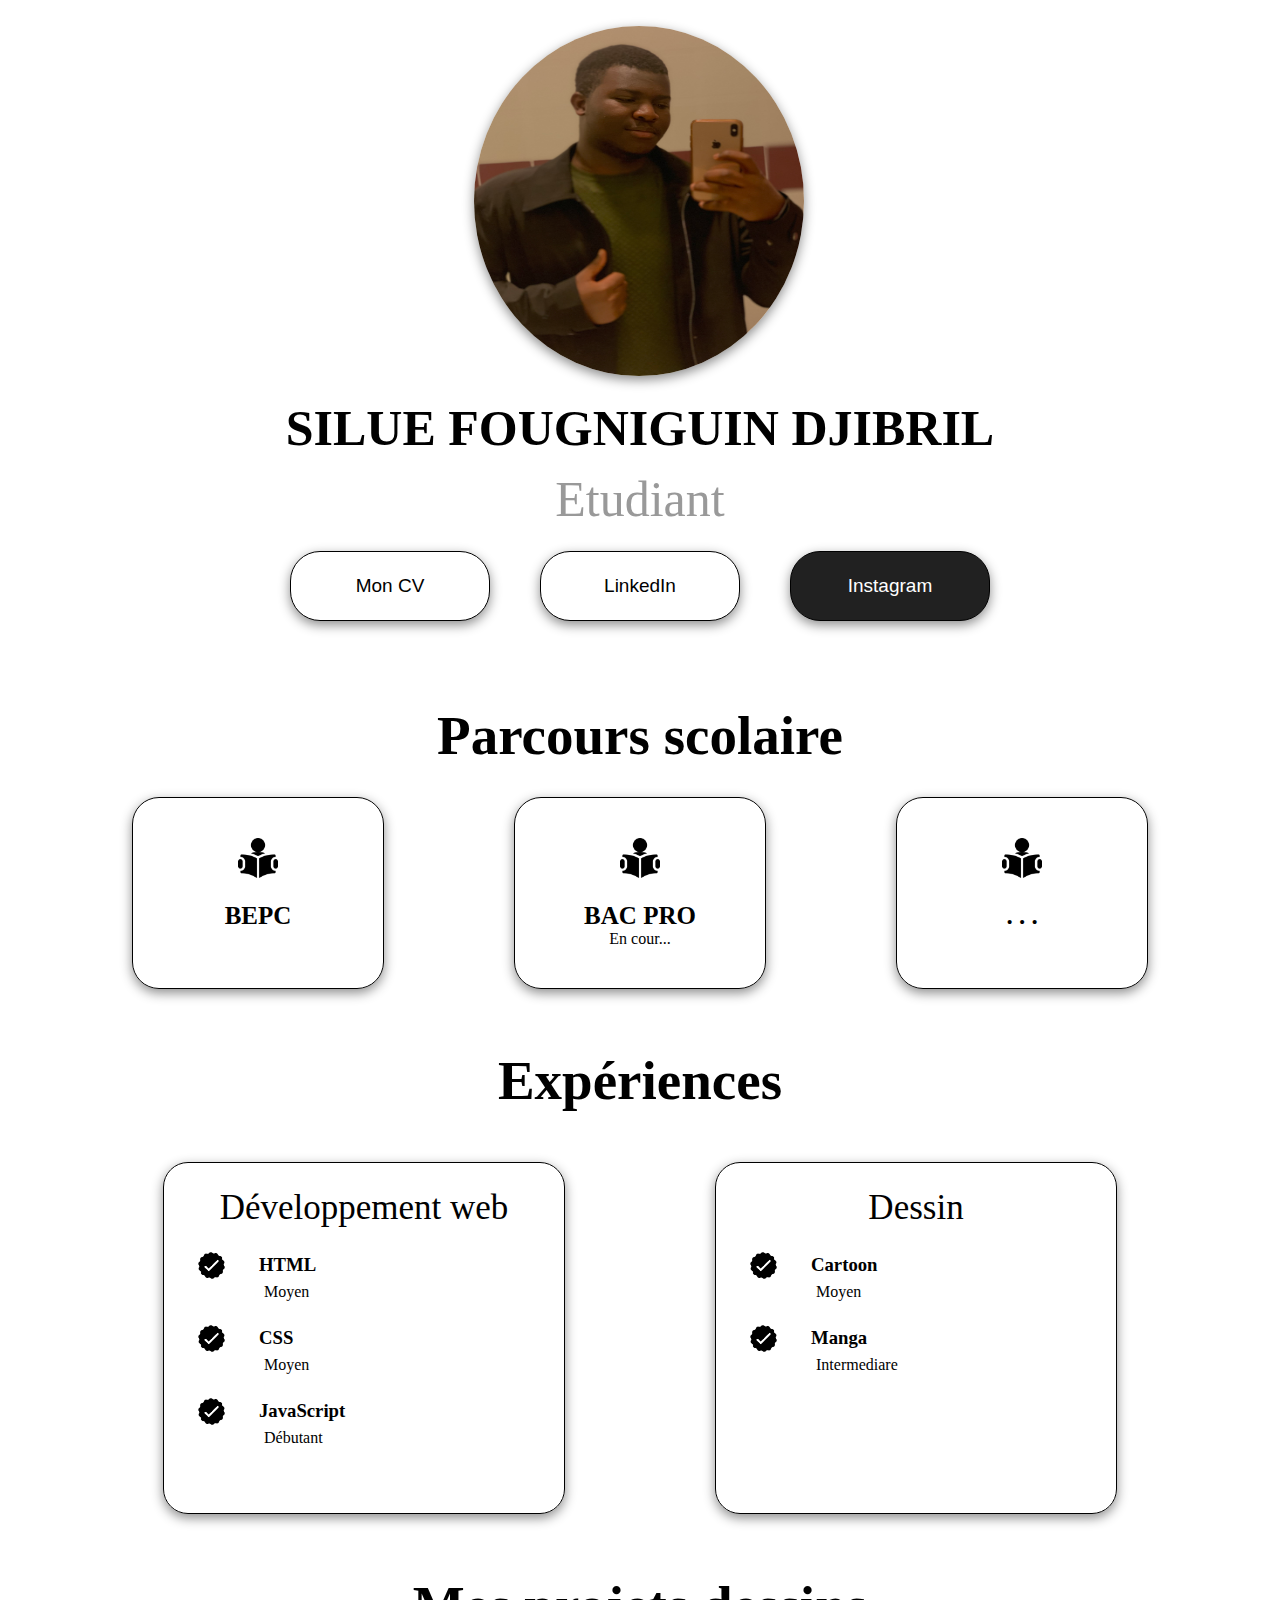
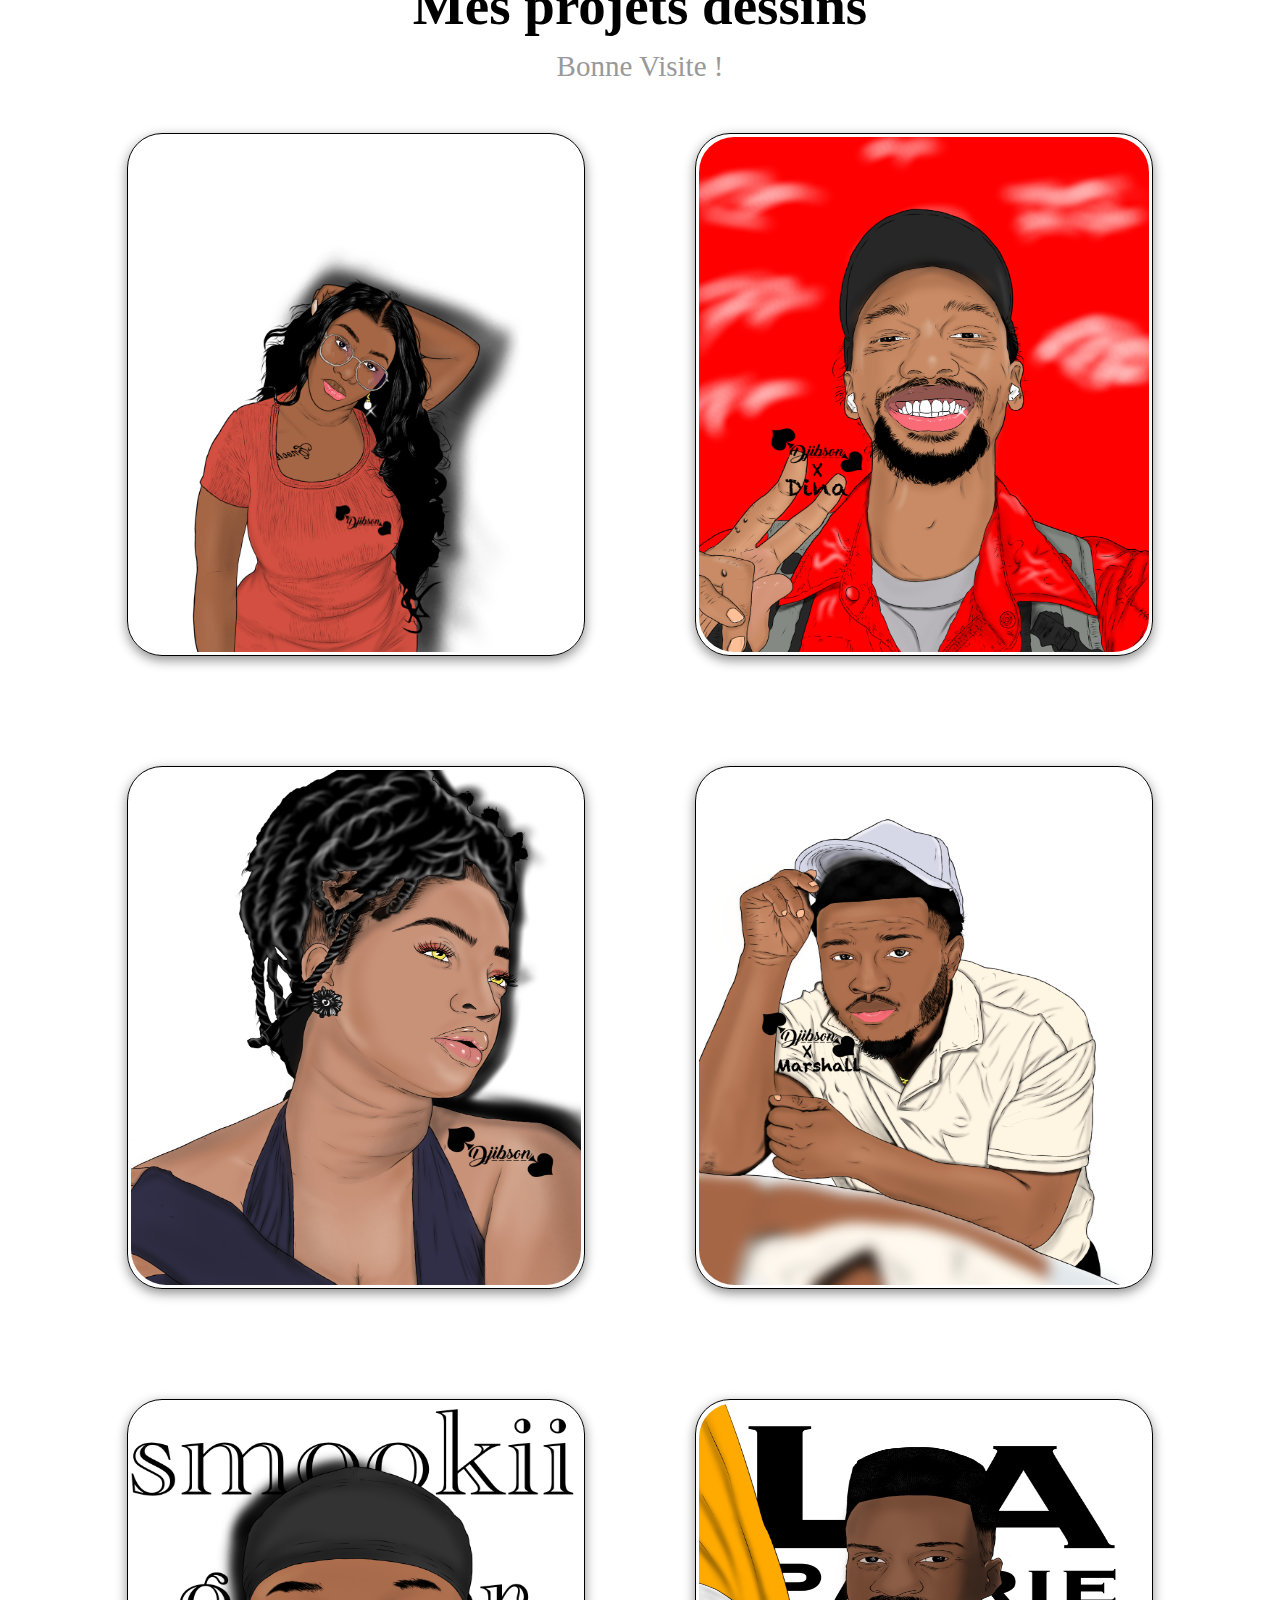
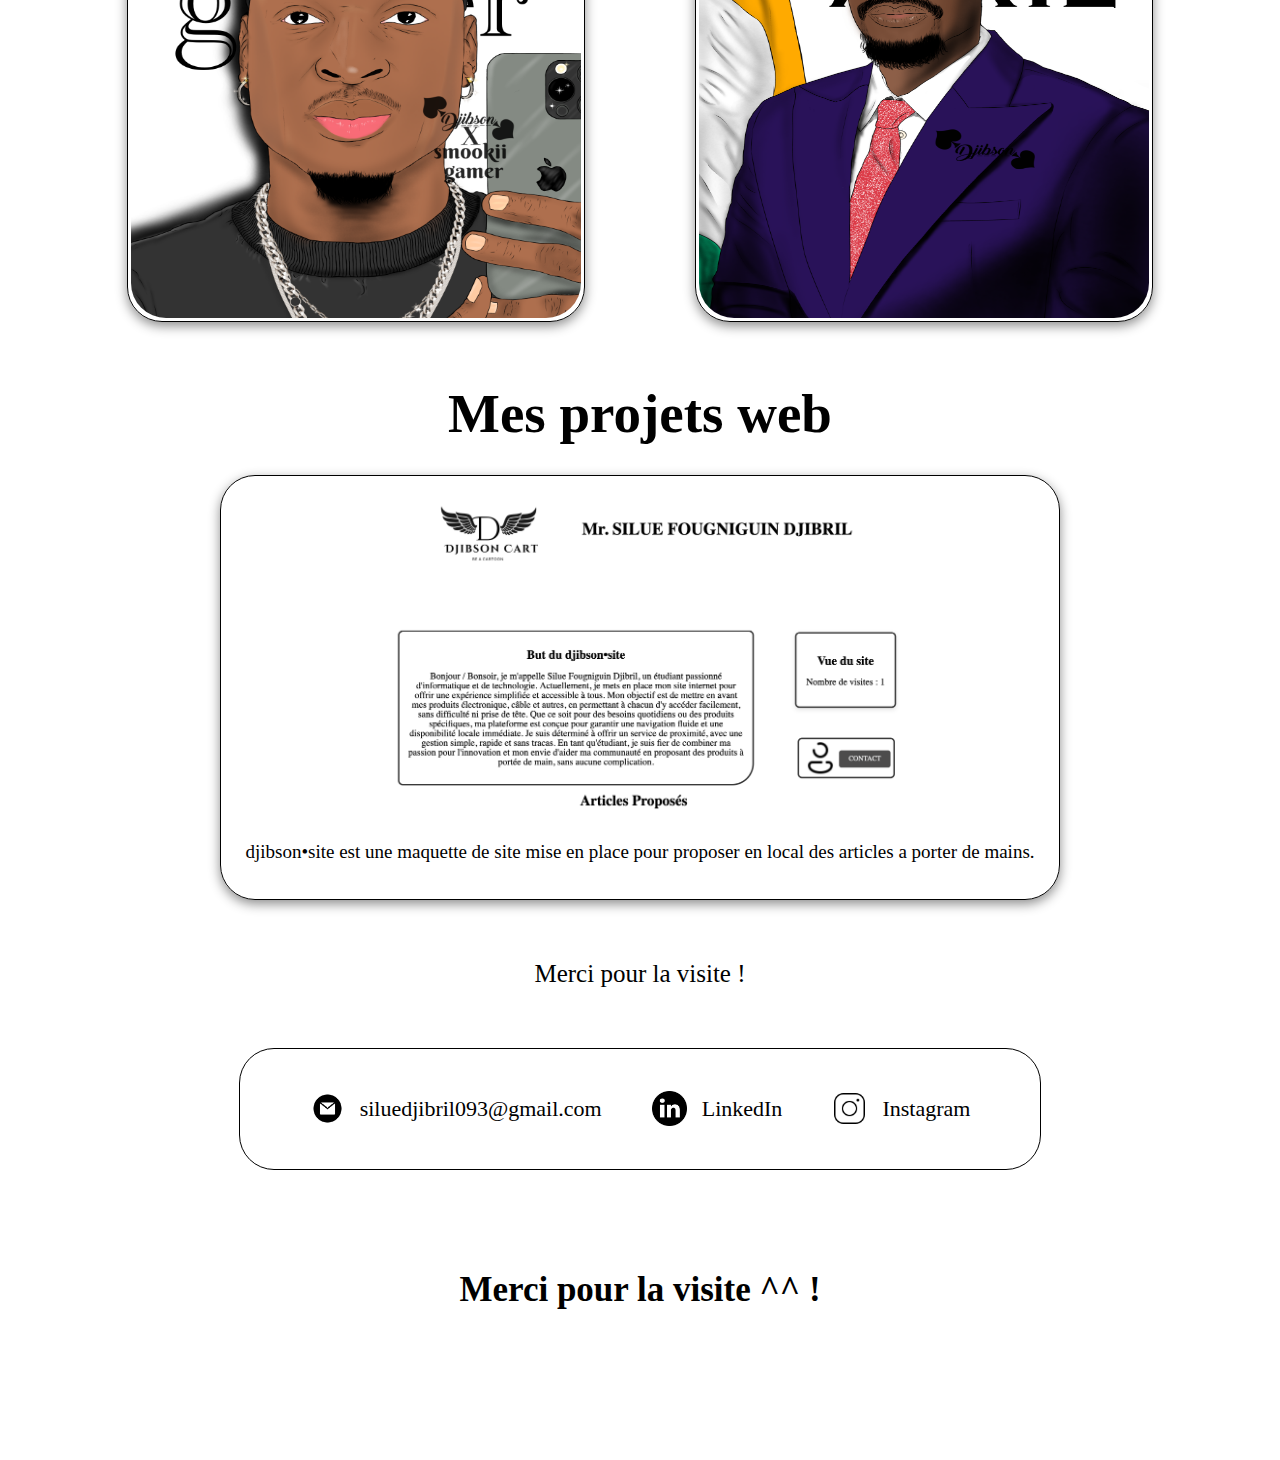
<file: index.html>
<!DOCTYPE html>
<html lang="en">
<head>
    <meta charset="UTF-8">
    <meta http-equiv="X-UA-Compatible" content="IE=edge">
    <meta name="viewport" content="width=device-width, initial-scale=1.0">
    <link rel="stylesheet" href="stylePortf.css">
    <link rel="stylesheet" href="responsvFolio.css">
    <title>My Folio</title>
</head>
<body>

    <img class="phtProf" src="/profil.jpg" alt="photo de profil">
    <h1 class="nome">SILUE FOUGNIGUIN DJIBRIL</h1>
    <p class="mp">Etudiant</p>

    <div class="btnDeProf">
        <button id="cvButton" class="bt1">Mon CV</button>
        <button id="linkedinButton" class="bt1">LinkedIn</button>
        <button id="instagramButton" class="bt1">Instagram</button>
    </div>

    <h2 class="h2Eco">Parcours scolaire</h2>
    <div class="parcourSco">
        <div class="ecol">
            <img src="school.png" alt="">
            <h4>BEPC</h4>
        </div>
        <div class="ecol">
            <img src="school.png" alt="">
            <h4>BAC PRO</h4>
            <p>En cour...</p>
        </div>
        <div class="ecol">
            <img src="school.png" alt="">
            <h4>. . .</h4>
        </div>
    </div>

    <h2 class="h2Expr">Expériences</h2>
    <div class="parcourExp">

        <div class="devComp">
            <p class="devP">Développement web</p>
            <div class="EXP">
                <img src="checkmark.png" alt="">
                <h3>HTML</h3>
            </div>
            <p class="ppp">Moyen</p>
            <div class="EXP">
                <img src="checkmark.png" alt="">
                <h3>CSS</h3>
            </div>
            <p class="ppp">Moyen</p>
            <div class="EXP">
                <img src="checkmark.png" alt="">
                <h3>JavaScript</h3>
            </div>
            <p class="ppp">Débutant</p>
        </div>

        <div class="drawComp">
            <p class="devP">Dessin</p>
            <div class="cartEXP">
                <img src="checkmark.png" alt="">
                <h3>Cartoon</h3>
            </div>
            <p class="pppp">Moyen</p>
            <div class="cartEXP">
                <img src="checkmark.png" alt="">
                <h3>Manga</h3>
            </div>
            <p class="pppp">Intermediare</p>
        </div>

    </div>

    <h2 class="projsArt">Mes projets dessins</h2>
    <p class="vste">Bonne Visite !</p>

<div class="mesArts">
    <div class="cardImgs">
        <img src="dandan.PNG" alt="">
    </div>

    <div class="cardImgs">
        <img src="dina.PNG" alt="">
    </div>

    <div class="cardImgs">
        <img src="kar.PNG" alt="">
    </div>

    <div class="cardImgs">
        <img src="marshal.PNG" alt="">
    </div>

    <div class="cardImgs">
        <img src="smoking.PNG" alt="">
    </div>

    <div class="cardImgs">
        <img src="suspet.PNG" alt="">
    </div>
</div>

    <h2 class="projsWeb">Mes projets web</h2>

    <div class="lrsChf">

      <div class="firstC">
        <img src="djibsonsite.png" alt="site de vente d'article local">
        <p>djibson•site est une maquette de site mise en place pour proposer en local des articles a porter de mains.</p>
      </div>
<!-- a ajouter plus tard:) -->
      <!-- <div class="firstC">
        <img src="" alt="">
        <p></p>
      </div>

      <div class="firstC">
        <img src="" alt="">
        <p></p>
      </div> -->

    </div>
    
    <p class="remcnt">Merci pour la visite !</p>

    <div class="aumlx">
    <div class="contcts">
        <img src="email.png" class="bdgs" alt="Email"><a href="" id="maill">siluedjibril093@gmail.com</a>
        <img src="linkedin.png" class="bdgs" alt=""><a href="" id="linked">LinkedIn</a>
        <img src="instagr.png" alt="" class="bdgs"><a href="" id="instaaa">Instagram</a>
    </div>
    </div>

    <h5 class="phrs2f">Merci pour la visite ^^ !</h5>



    <script src="myjsFolio.js"></script>
</body>
</html>
</file>
<file: stylePortf.css>
*{
    margin: 0;padding: 0;
}

/* body {
    background-color: #212121;
} */

/* modelisation de la photo de profil, nom et statut */
.phtProf {
    width: 330px;
    height: 350px;
    border-radius: 50%;
    box-shadow: 0 4px 12px rgba(0, 0, 0, 0.451);
    /* border: 3px solid white; */
    position: relative;
    margin-left: 37%;
    margin-top: 2%;
    /* transition: 2s; */
}
/* .phtProf:hover {
    box-shadow: 5px 5px 30px 3px white;
    transition: 1s;
} */
.nome {
    padding-top: 19px;
    text-align: center;
    font-size: 50px;
}
.mp {
    padding-top: 13px;
    text-align: center;
    font-size: 50px;
    color: #999999;
}

/* modelisation des bouton dirigeable a divers profil */
.btnDeProf {
    text-align: center;
}
.bt1 {
    box-shadow: 0 4px 12px rgba(0, 0, 0, 0.451);
}
.btnDeProf button {
    width: 200px;
    height: 70px;
    font-size: 19px;
    margin: 23px;
    border-radius: 30px 30px;
    border: 1px solid black;
    background-color: white;
}
.btnDeProf button:nth-child(3) {
    background-color: #212121;
    color: #ffff;
}
.btnDeProf button:hover {
    background-color: black;
    color: white;
}

/* on pass maintenant au chose serieuse :) */
/* nv1 */
.parcourSco {
    justify-content: center;
    margin-top: 30px;
    align-items: center;
    gap: 130px;
    display: flex;
}
.ecol {
    box-shadow: 0 4px 12px rgba(0, 0, 0, 0.451);
}
.h2Eco {
    margin-top: 60px;
    text-align: center;
    font-size: 55px;
}
.parcourSco .ecol img {
    height: 40px;
    width: 40px;
}
.parcourSco .ecol {
    text-align: center;
    border: 1px solid black;
    width: 250px;
    height: 150px;
    padding-top: 40px;
    border-radius: 27px 27px;
}
.parcourSco .ecol h4 {
    padding-top: 20px;
    font-size: 25px;
}


/* nv2 */
.parcourExp {
    display: flex;
    gap: 150px;
    justify-content: center;
    margin-top: 50px;
    align-items: center;
}

.h2Expr {
    margin-top: 60px;
    text-align: center;
    font-size: 55px;
}
.devComp {
    overflow: hidden;
    border: 1px solid black;
    width: 400px;
    height: 350px;
    border-radius: 25px 25px;
    box-shadow: 0 4px 12px rgba(0, 0, 0, 0.451);
}
.devComp .devP {
    margin-top: 25px;
    font-size: 35px;
    text-align: center;
}
.devComp .EXP img {
    width: 35px;
    height: 35px;
}
.devComp .EXP {
    display: flex;
    align-items: center;
    gap: 30px;
    padding-top: 20px;
    margin-left: 30px;
}
.ppp {
    margin-left: 100px;
}

.drawComp .cartEXP img {
    width: 35px;
    height: 35px;
}
.drawComp .cartEXP {
    display: flex;
    align-items: center;
    gap: 30px;
    padding-top: 20px;
    margin-left: 30px;
}
.drawComp {
    box-shadow: 0 4px 12px rgba(0, 0, 0, 0.451);
    overflow: hidden;
    border: 1px solid black;
    width: 400px;
    height: 350px;
    border-radius: 25px 25px;
}
.drawComp .devP {
    margin-top: 25px;
    font-size: 35px;
    text-align: center;
}
.drawComp .EXP img {
    width: 35px;
    height: 35px;
}
.pppp {
    margin-left: 100px;
}


/* nv3 */
.projsArt {
    margin-top: 60px;
    text-align: center;
    font-size: 55px;
}
.vste {
    padding-top: 13px;
    text-align: center;
    font-size: 29px;
    color: #999999;
}

/* on attaque les image a cadrer :) */
.mesArts {
    display: flex;
    gap: 110px;
    align-items: center;
    flex-wrap: wrap;
    justify-content: center;
    margin-top: 50px;
}
.mesArts .cardImgs {
    overflow: hidden;
    border: 1px solid black;
    width: 450px;
    height: 515px;
    text-align: center;
    padding: 3px;
    border-radius: 35px;
    box-shadow: 0 4px 12px rgba(0, 0, 0, 0.451);
}
.mesArts .cardImgs img{
    width: 100%;
    height: 100%;
    border-radius: 35px;
}


/* nv4 */
.projsWeb {
    margin-top: 60px;
    text-align: center;
    font-size: 55px;
}
.lrsChf {
    display: flex;
    gap: 50px;
    align-items: center;
    flex-wrap: wrap;
    justify-content: center;
}
.lrsChf .firstC {
    overflow: hidden;
    border: 1px solid black;
    width: 800px;
    height: 385px;
    text-align: center;
    padding: 19px;
    margin-top: 30px;
    border-radius: 35px;
    box-shadow: 0 4px 12px rgba(0, 0, 0, 0.451);
}
.lrsChf .firstC img {
    width: 70%;
    height: 85%;
    border-radius: 35px;
}
.lrsChf .firstC p {
    margin-top: 15px;
    font-size: 19px;
}



/* nv5 */
.remcnt {
    margin-top: 60px;
    text-align: center;
    font-size: 25px;
}

.aumlx {
    display: flex;
    justify-content: center;
    overflow: hidden;
}
.contcts {
    overflow: hidden;
    margin-top: 60px;
    border: 1px solid black;
    width: 800px;
    height: 120px;
    display: flex;
    gap: 50px;
    justify-content: center;
    align-items: center;
    border-radius: 35px;
}
.contcts a {
    text-decoration: none;
    color: black;
    font-size: 22px;
}
.contcts a:hover {
    text-decoration: underline;
    color: #838383;
}
.aumlx .contcts .bdgs {
    width: 35px;
    height: 35px;
    margin-right: -35px;
}

.phrs2f {
    margin-top: 100px;
    text-align: center;
    font-size: 35px;
    margin-bottom: 150px;
}
.phrs2f:hover {
    text-decoration: underline;
    color: #838383;
}
</file>
<file: responsvFolio.css>
@media only screen and (min-width : 320px) and (max-width : 484px) {
    .phtProf {
        width: 220px;
        height: 240px;
        margin-left: 17%;
        margin-top: 4%;
    }
    .mp {
        font-size: 35px;
    }
    .parcourSco {
        gap: 2px;
    }
    .parcourSco .ecol {
        width: 150px;
        height: 150px;
        margin: 10px;
    }
    .devComp .devP {
        font-size: 15px;
    }
    .drawComp .devP {
        font-size: 20px;
    }
    .devComp {
        margin: 5px;
        height: 250px;
    }
    .parcourExp {
        gap: 3px;
    }
    .devComp .EXP img {
        width: 20px;
        height: 20px;
    }
    .devComp .EXP {
        gap: 10px;
    }
    .ppp {
        margin-left: 50px;
    }
    .devComp .EXP h3 {
        font-size: 17px;
    }

    .drawComp {
        margin: 5px;
        height: 250px;
    }
    .parcourExp {
        gap: 3px;
    }
    .drawComp .cartEXP img {
        width: 20px;
        height: 20px;
    }
    .drawComp .cartEXP {
        gap: 10px;
    }
    .pppp {
        margin-left: 50px;
    }
    .drawComp .EXP h3 {
        font-size: 17px;
    }
    .contcts {
        width: 300px;
        height: 90px;
        gap: 25px;
    }
    .aumlx .contcts .bdgs {
        width: 13px;
        height: 13px;
        margin-right: -20px;
    }
    .contcts a {
        font-size: 7px;
    }
}



/* responsive petit ecran 523px max*/
@media only screen and (min-width : 485px) and (max-width : 523px) {
    .phtProf {
        width: 290px;
        height: 310px;
        margin-left: 25%;
        margin-top: 4%;
    }
    .btnDeProf button {
        width: 180px;
        height: 60px;
        font-size: 19px;
    }
    .parcourSco {
        gap: 5px;
    }
    .parcourSco .ecol {
        width: 250px;
        height: 150px;
        margin: 30px;
    }
    .devComp .devP {
        font-size: 20px;
    }
    .drawComp .devP {
        font-size: 25px;
    }
    .devComp {
        margin: 20px;
    }
    .parcourExp {
        gap: 30px;
    }
    .contcts {
        width: 500px;
        height: 90px;
        gap: 35px;
    }
    .aumlx .contcts .bdgs {
        width: 23px;
        height: 23px;
        margin-right: -35px;
    }
    .contcts a {
        font-size: 15px;
    }
}
</file>
